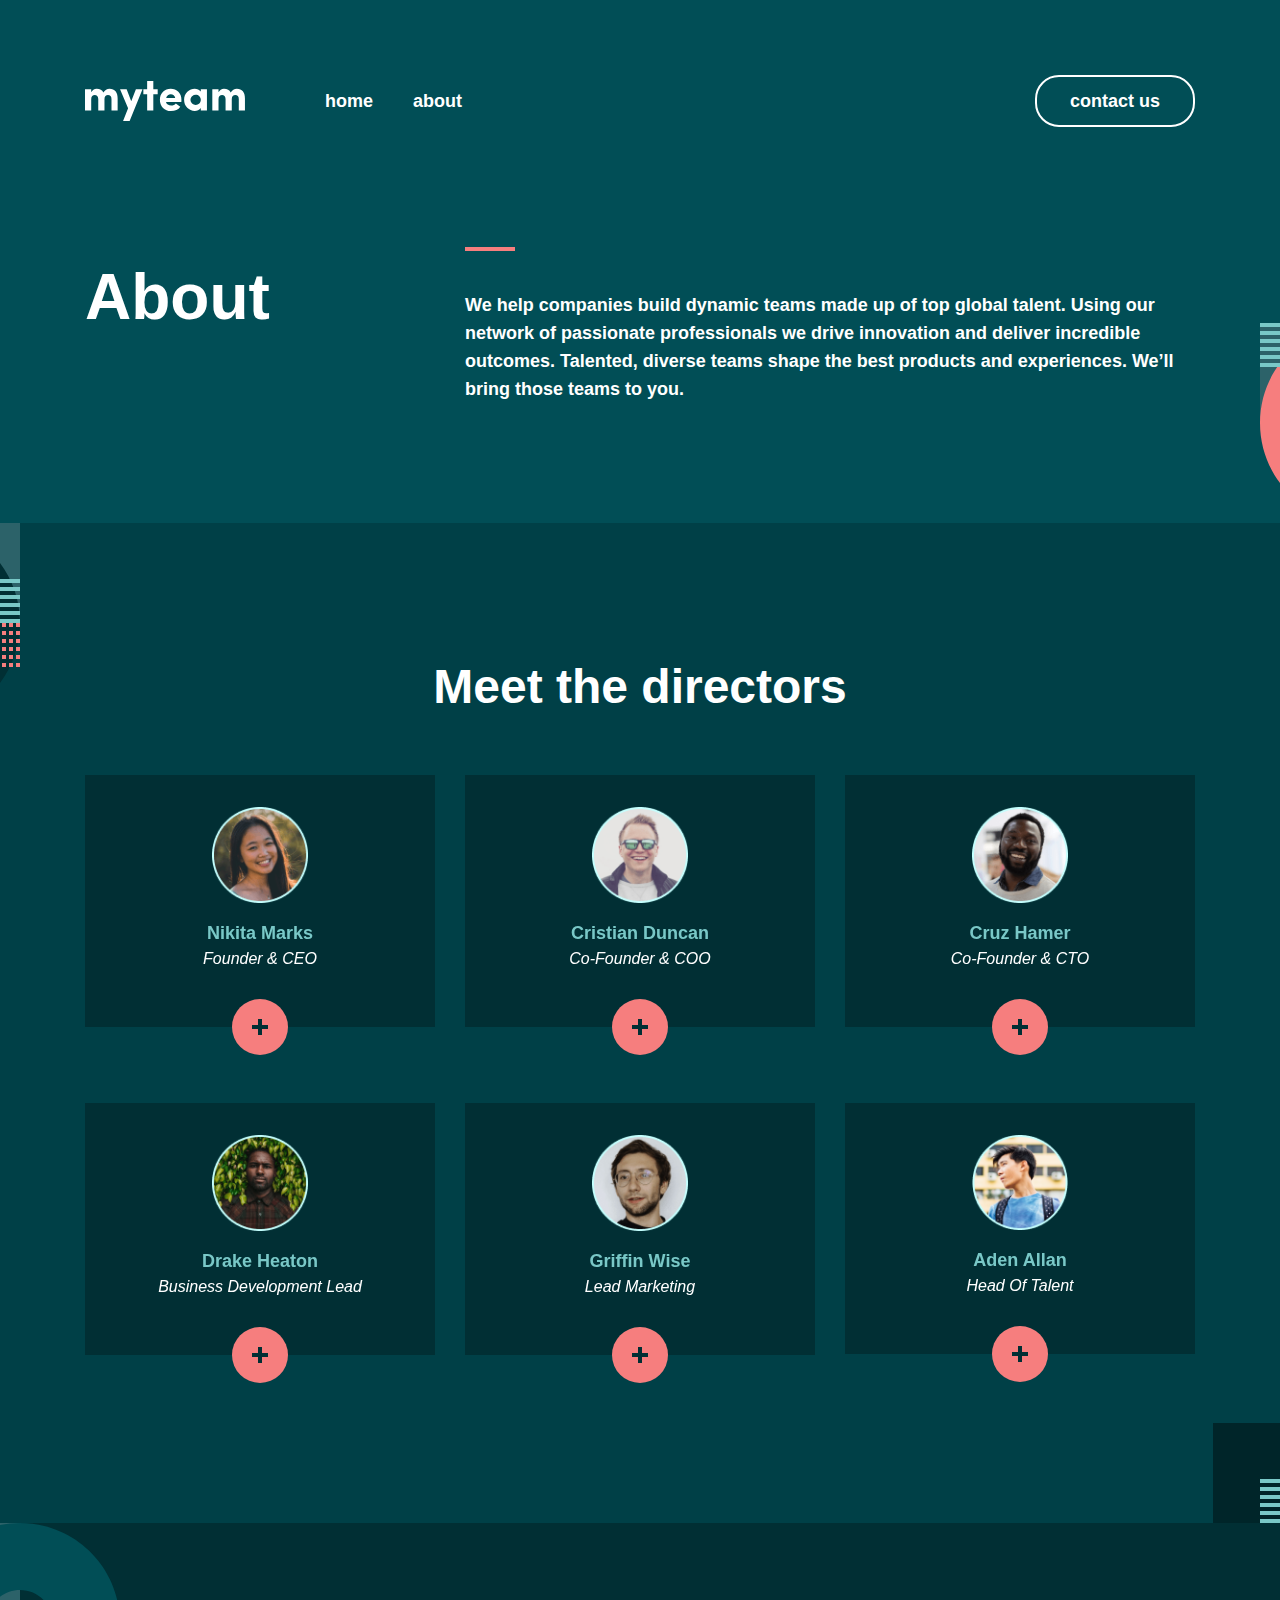
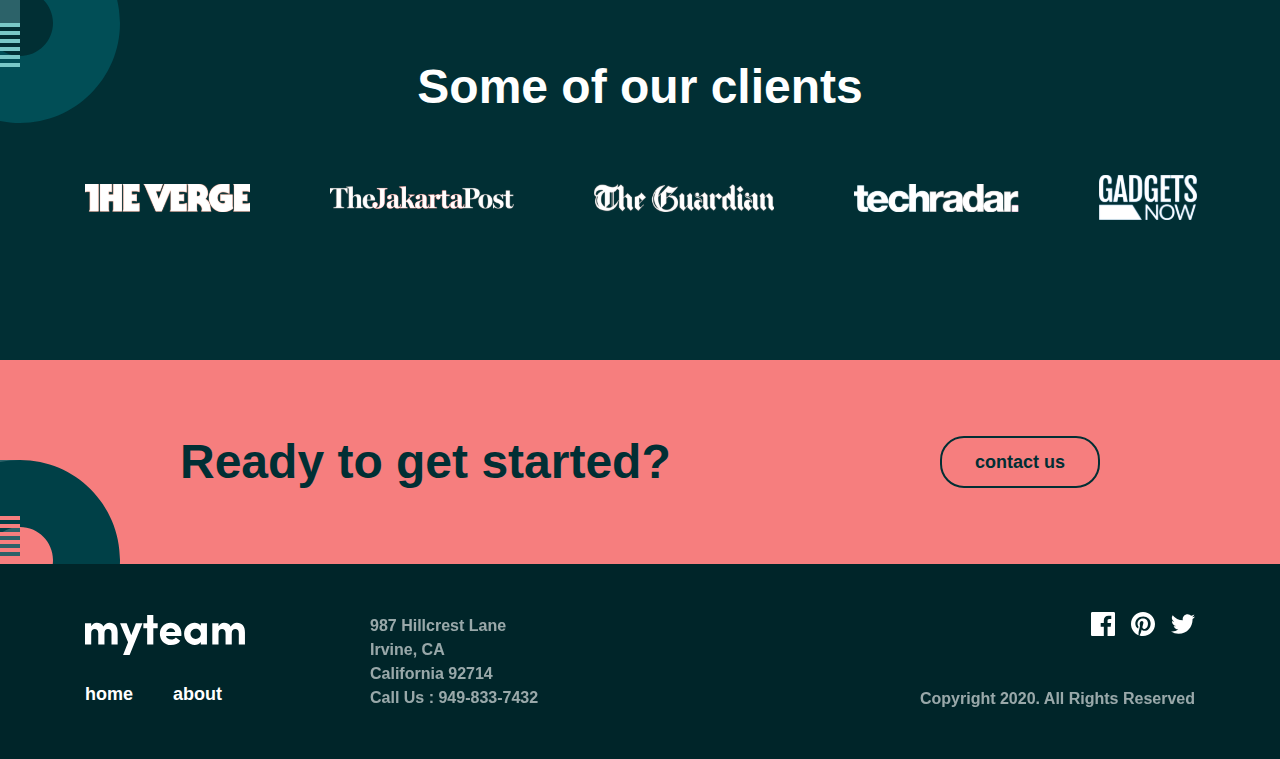
<file: about.html>
<!DOCTYPE html>
<html lang="en">

<head>
  <meta charset="UTF-8">
  <meta name="viewport" content="width=device-width, initial-scale=1.0">
  <title>myteam</title>
  <link rel="stylesheet" href="./css/about.css">

  <link rel="stylesheet" href="./css/modules.css">
  <link rel="stylesheet" href="css/main.min.css">
</head>

<body>
  <!-- SITE-HEADER -->

  <header class="site-header">
    <div class="container">
      <div class="site-header__inner">
        <a class="logo" href="./">
          <img class="logo-img" src="./img/logo.svg" width="160" height="40" alt="Myteam logo">
        </a>

        <nav class="sitenav" aria-label="Site navigation bar">
          <ul class="sitenav__list">
            <li class="sitenav__item">
              <a class="sitenav__link" href="./">Home</a>
            </li>
            <li class="sitenav__item">
              <a class="sitenav__link" href="./about.html">About</a>
            </li>
          </ul>
        </nav>

        <a class="btn btn--light" href="./contact.html">Contact us</a>
      </div>
    </div>
  </header>


  <!-- SITE-CONTENT -->

  <main class="site-content">
    <!-- ABOUT-HERO -->

    <section class="about-hero">
      <div class="container">
        <div class="about-hero__inner">
          <h1 class="heading-primary about-hero-heading">About</h1>
          <p class="paragraph">We help companies build dynamic teams made up of top global talent. Using our network of
            passionate professionals we drive innovation and deliver incredible outcomes. Talented, diverse teams shape
            the best products and experiences. We’ll bring those teams to you.</p>
        </div>
      </div>
    </section>


    <!-- DIRECTORS -->

    <section class="directors">
      <div class="container">
        <div class="directors__inner">
          <h2 class="heading-secondary directors-heading">Meet the directors</h2>

          <ol class="directors__list">
            <li class="direstors__item director">
              <div class="director__side director__side--front">
                <img class="director__avatar" src="./img/avatar-nikita-marks.png" width="96" height="96"
                  alt="Avatar photo of Nikita Marks">
                <h3 class="director__name">Nikita Marks</h3>
                <p class="director__job">Founder & CEO</p>
              </div>

              <div class="director__side director__side--back">
                <p class="director__name">Nikita Marks</p>
                <blockquote class="director__quote">
                  <p class="director__quote-text">“Empowered teams create truly amazing products. Set the north star and
                    let them follow it.”</p>
                </blockquote>
                <ul class="social__list director-social__list">
                  <li class="social__item">
                    <a class="social__link" href="#" target="_blank" aria-label="Twitter page">
                      <svg class="social__link-img" width="24" height="20" fill="none"
                        xmlns="http://www.w3.org/2000/svg">
                        <path
                          d="M24 2.557a9.83 9.83 0 0 1-2.828.775A4.932 4.932 0 0 0 23.337.608a9.864 9.864 0 0 1-3.127 1.195A4.916 4.916 0 0 0 16.616.248c-3.179 0-5.515 2.966-4.797 6.045A13.978 13.978 0 0 1 1.671 1.149a4.93 4.93 0 0 0 1.523 6.574 4.903 4.903 0 0 1-2.229-.616c-.054 2.281 1.581 4.415 3.949 4.89a4.935 4.935 0 0 1-2.224.084 4.928 4.928 0 0 0 4.6 3.419A9.9 9.9 0 0 1 0 17.54a13.94 13.94 0 0 0 7.548 2.212c9.142 0 14.307-7.721 13.995-14.646A10.025 10.025 0 0 0 24 2.557z"
                          fill="currentColor" />
                      </svg>
                    </a>
                  </li>

                  <li class="social__item">
                    <a class="social__link" href="#" target="_blank" aria-label="Linkedin page">
                      <svg width="20" height="20" fill="none" xmlns="http://www.w3.org/2000/svg">
                        <path fill-rule="evenodd" clip-rule="evenodd"
                          d="M2 0h16c1.1 0 2 .9 2 2v16c0 1.1-.9 2-2 2H2c-1.1 0-2-.9-2-2V2C0 .9.9 0 2 0zm4 17V8H3v9h3zM4.5 6.3c-1 0-1.8-.8-1.8-1.8s.8-1.8 1.8-1.8 1.8.8 1.8 1.8-.8 1.8-1.8 1.8zM14 17h3v-5.7c0-1.9-1.6-3.5-3.5-3.5-.9 0-2 .6-2.5 1.4V8H8v9h3v-5.3c0-.8.7-1.5 1.5-1.5s1.5.7 1.5 1.5V17z"
                          fill="currentColor" />
                      </svg>
                    </a>
                  </li>
                </ul>
              </div>

              <button class="director__toggle"></button>
            </li>

            <li class="direstors__item director">
              <div class="director__side director__side--front">
                <img class="director__avatar" src="./img/avatar-cristian-duncan.png" width="96" height="96"
                  alt="Avatar photo of Cristian Duncan">
                <h3 class="director__name">Cristian Duncan</h3>
                <p class="director__job">Co-founder & COO</p>
              </div>

              <div class="director__side director__side--back">
                <p class="director__name">Cristian Duncan</p>
                <blockquote class="director__quote">
                  <p class="director__quote-text">“Empowered teams create truly amazing products. Set the north star and
                    let them follow it.”</p>
                </blockquote>
                <ul class="social__list director-social__list">
                  <li class="social__item">
                    <a class="social__link" href="#" target="_blank" aria-label="Twitter page">
                      <svg class="social__link-img" width="24" height="20" fill="none"
                        xmlns="http://www.w3.org/2000/svg">
                        <path
                          d="M24 2.557a9.83 9.83 0 0 1-2.828.775A4.932 4.932 0 0 0 23.337.608a9.864 9.864 0 0 1-3.127 1.195A4.916 4.916 0 0 0 16.616.248c-3.179 0-5.515 2.966-4.797 6.045A13.978 13.978 0 0 1 1.671 1.149a4.93 4.93 0 0 0 1.523 6.574 4.903 4.903 0 0 1-2.229-.616c-.054 2.281 1.581 4.415 3.949 4.89a4.935 4.935 0 0 1-2.224.084 4.928 4.928 0 0 0 4.6 3.419A9.9 9.9 0 0 1 0 17.54a13.94 13.94 0 0 0 7.548 2.212c9.142 0 14.307-7.721 13.995-14.646A10.025 10.025 0 0 0 24 2.557z"
                          fill="currentColor" />
                      </svg>
                    </a>
                  </li>

                  <li class="social__item">
                    <a class="social__link" href="#" target="_blank" aria-label="Linkedin page">
                      <svg width="20" height="20" fill="none" xmlns="http://www.w3.org/2000/svg">
                        <path fill-rule="evenodd" clip-rule="evenodd"
                          d="M2 0h16c1.1 0 2 .9 2 2v16c0 1.1-.9 2-2 2H2c-1.1 0-2-.9-2-2V2C0 .9.9 0 2 0zm4 17V8H3v9h3zM4.5 6.3c-1 0-1.8-.8-1.8-1.8s.8-1.8 1.8-1.8 1.8.8 1.8 1.8-.8 1.8-1.8 1.8zM14 17h3v-5.7c0-1.9-1.6-3.5-3.5-3.5-.9 0-2 .6-2.5 1.4V8H8v9h3v-5.3c0-.8.7-1.5 1.5-1.5s1.5.7 1.5 1.5V17z"
                          fill="currentColor" />
                      </svg>
                    </a>
                  </li>
                </ul>
              </div>

              <button class="director__toggle"></button>
            </li>

            <li class="direstors__item director">
              <div class="director__side director__side--front">
                <img class="director__avatar" src="./img/avatar-cruz-hamer.png" width="96" height="96"
                  alt="Avatar photo of Cruz Hamer">
                <h3 class="director__name">Cruz Hamer</h3>
                <p class="director__job">Co-founder & CTO</p>
              </div>

              <div class="director__side director__side--back">
                <p class="director__name">Cruz Hamer</p>
                <blockquote class="director__quote">
                  <p class="director__quote-text">“Empowered teams create truly amazing products. Set the north star and
                    let them follow it.”</p>
                </blockquote>
                <ul class="social__list director-social__list">
                  <li class="social__item">
                    <a class="social__link" href="#" target="_blank" aria-label="Twitter page">
                      <svg class="social__link-img" width="24" height="20" fill="none"
                        xmlns="http://www.w3.org/2000/svg">
                        <path
                          d="M24 2.557a9.83 9.83 0 0 1-2.828.775A4.932 4.932 0 0 0 23.337.608a9.864 9.864 0 0 1-3.127 1.195A4.916 4.916 0 0 0 16.616.248c-3.179 0-5.515 2.966-4.797 6.045A13.978 13.978 0 0 1 1.671 1.149a4.93 4.93 0 0 0 1.523 6.574 4.903 4.903 0 0 1-2.229-.616c-.054 2.281 1.581 4.415 3.949 4.89a4.935 4.935 0 0 1-2.224.084 4.928 4.928 0 0 0 4.6 3.419A9.9 9.9 0 0 1 0 17.54a13.94 13.94 0 0 0 7.548 2.212c9.142 0 14.307-7.721 13.995-14.646A10.025 10.025 0 0 0 24 2.557z"
                          fill="currentColor" />
                      </svg>
                    </a>
                  </li>

                  <li class="social__item">
                    <a class="social__link" href="#" target="_blank" aria-label="Linkedin page">
                      <svg width="20" height="20" fill="none" xmlns="http://www.w3.org/2000/svg">
                        <path fill-rule="evenodd" clip-rule="evenodd"
                          d="M2 0h16c1.1 0 2 .9 2 2v16c0 1.1-.9 2-2 2H2c-1.1 0-2-.9-2-2V2C0 .9.9 0 2 0zm4 17V8H3v9h3zM4.5 6.3c-1 0-1.8-.8-1.8-1.8s.8-1.8 1.8-1.8 1.8.8 1.8 1.8-.8 1.8-1.8 1.8zM14 17h3v-5.7c0-1.9-1.6-3.5-3.5-3.5-.9 0-2 .6-2.5 1.4V8H8v9h3v-5.3c0-.8.7-1.5 1.5-1.5s1.5.7 1.5 1.5V17z"
                          fill="currentColor" />
                      </svg>
                    </a>
                  </li>
                </ul>
              </div>

              <button class="director__toggle"></button>
            </li>

            <li class="direstors__item director">
              <div class="director__side director__side--front">
                <img class="director__avatar" src="./img/avatar-drake-heaton.png" width="96" height="96"
                  alt="Avatar photo of Drake Heaton">
                <h3 class="director__name">Drake Heaton</h3>
                <p class="director__job">Business Development Lead</p>
              </div>

              <div class="director__side director__side--back">
                <p class="director__name">Drake Heaton</p>
                <blockquote class="director__quote">
                  <p class="director__quote-text">“Empowered teams create truly amazing products. Set the north star and
                    let them follow it.”</p>
                </blockquote>
                <ul class="social__list director-social__list">
                  <li class="social__item">
                    <a class="social__link" href="#" target="_blank" aria-label="Twitter page">
                      <svg class="social__link-img" width="24" height="20" fill="none"
                        xmlns="http://www.w3.org/2000/svg">
                        <path
                          d="M24 2.557a9.83 9.83 0 0 1-2.828.775A4.932 4.932 0 0 0 23.337.608a9.864 9.864 0 0 1-3.127 1.195A4.916 4.916 0 0 0 16.616.248c-3.179 0-5.515 2.966-4.797 6.045A13.978 13.978 0 0 1 1.671 1.149a4.93 4.93 0 0 0 1.523 6.574 4.903 4.903 0 0 1-2.229-.616c-.054 2.281 1.581 4.415 3.949 4.89a4.935 4.935 0 0 1-2.224.084 4.928 4.928 0 0 0 4.6 3.419A9.9 9.9 0 0 1 0 17.54a13.94 13.94 0 0 0 7.548 2.212c9.142 0 14.307-7.721 13.995-14.646A10.025 10.025 0 0 0 24 2.557z"
                          fill="currentColor" />
                      </svg>
                    </a>
                  </li>

                  <li class="social__item">
                    <a class="social__link" href="#" target="_blank" aria-label="Linkedin page">
                      <svg width="20" height="20" fill="none" xmlns="http://www.w3.org/2000/svg">
                        <path fill-rule="evenodd" clip-rule="evenodd"
                          d="M2 0h16c1.1 0 2 .9 2 2v16c0 1.1-.9 2-2 2H2c-1.1 0-2-.9-2-2V2C0 .9.9 0 2 0zm4 17V8H3v9h3zM4.5 6.3c-1 0-1.8-.8-1.8-1.8s.8-1.8 1.8-1.8 1.8.8 1.8 1.8-.8 1.8-1.8 1.8zM14 17h3v-5.7c0-1.9-1.6-3.5-3.5-3.5-.9 0-2 .6-2.5 1.4V8H8v9h3v-5.3c0-.8.7-1.5 1.5-1.5s1.5.7 1.5 1.5V17z"
                          fill="currentColor" />
                      </svg>
                    </a>
                  </li>
                </ul>
              </div>

              <button class="director__toggle"></button>
            </li>

            <li class="direstors__item director">
              <div class="director__side director__side--front">
                <img class="director__avatar" src="./img/avatar-griffin-wise.png" width="96" height="96"
                  alt="Avatar photo of Griffin Wise">
                <h3 class="director__name">Griffin Wise</h3>
                <p class="director__job">Lead Marketing</p>
              </div>

              <div class="director__side director__side--back">
                <p class="director__name">Griffin Wise</p>
                <blockquote class="director__quote">
                  <p class="director__quote-text">“Empowered teams create truly amazing products. Set the north star and
                    let them follow it.”</p>
                </blockquote>
                <ul class="social__list director-social__list">
                  <li class="social__item">
                    <a class="social__link" href="#" target="_blank" aria-label="Twitter page">
                      <svg class="social__link-img" width="24" height="20" fill="none"
                        xmlns="http://www.w3.org/2000/svg">
                        <path
                          d="M24 2.557a9.83 9.83 0 0 1-2.828.775A4.932 4.932 0 0 0 23.337.608a9.864 9.864 0 0 1-3.127 1.195A4.916 4.916 0 0 0 16.616.248c-3.179 0-5.515 2.966-4.797 6.045A13.978 13.978 0 0 1 1.671 1.149a4.93 4.93 0 0 0 1.523 6.574 4.903 4.903 0 0 1-2.229-.616c-.054 2.281 1.581 4.415 3.949 4.89a4.935 4.935 0 0 1-2.224.084 4.928 4.928 0 0 0 4.6 3.419A9.9 9.9 0 0 1 0 17.54a13.94 13.94 0 0 0 7.548 2.212c9.142 0 14.307-7.721 13.995-14.646A10.025 10.025 0 0 0 24 2.557z"
                          fill="currentColor" />
                      </svg>
                    </a>
                  </li>

                  <li class="social__item">
                    <a class="social__link" href="#" target="_blank" aria-label="Linkedin page">
                      <svg width="20" height="20" fill="none" xmlns="http://www.w3.org/2000/svg">
                        <path fill-rule="evenodd" clip-rule="evenodd"
                          d="M2 0h16c1.1 0 2 .9 2 2v16c0 1.1-.9 2-2 2H2c-1.1 0-2-.9-2-2V2C0 .9.9 0 2 0zm4 17V8H3v9h3zM4.5 6.3c-1 0-1.8-.8-1.8-1.8s.8-1.8 1.8-1.8 1.8.8 1.8 1.8-.8 1.8-1.8 1.8zM14 17h3v-5.7c0-1.9-1.6-3.5-3.5-3.5-.9 0-2 .6-2.5 1.4V8H8v9h3v-5.3c0-.8.7-1.5 1.5-1.5s1.5.7 1.5 1.5V17z"
                          fill="currentColor" />
                      </svg>
                    </a>
                  </li>
                </ul>
              </div>

              <button class="director__toggle"></button>
            </li>

            <li class="direstors__item director">
              <div class="director__side director__side--front">
                <img class="director__avatar" src="./img/avatar-aden-allan.png" width="96" height="96"
                  alt="Avatar photo of Aden Allan">
                <h3 class="director__name">Aden Allan</h3>
                <p class="director__job">Head of Talent</p>
              </div>

              <div class="director__side director__side--back">
                <p class="director__name">Aden Allan</p>
                <blockquote class="director__quote">
                  <p class="director__quote-text">“Empowered teams create truly amazing products. Set the north star and
                    let them follow it.”</p>
                </blockquote>
                <ul class="social__list director-social__list">
                  <li class="social__item">
                    <a class="social__link" href="#" target="_blank" aria-label="Twitter page">
                      <svg class="social__link-img" width="24" height="20" fill="none"
                        xmlns="http://www.w3.org/2000/svg">
                        <path
                          d="M24 2.557a9.83 9.83 0 0 1-2.828.775A4.932 4.932 0 0 0 23.337.608a9.864 9.864 0 0 1-3.127 1.195A4.916 4.916 0 0 0 16.616.248c-3.179 0-5.515 2.966-4.797 6.045A13.978 13.978 0 0 1 1.671 1.149a4.93 4.93 0 0 0 1.523 6.574 4.903 4.903 0 0 1-2.229-.616c-.054 2.281 1.581 4.415 3.949 4.89a4.935 4.935 0 0 1-2.224.084 4.928 4.928 0 0 0 4.6 3.419A9.9 9.9 0 0 1 0 17.54a13.94 13.94 0 0 0 7.548 2.212c9.142 0 14.307-7.721 13.995-14.646A10.025 10.025 0 0 0 24 2.557z"
                          fill="currentColor" />
                      </svg>
                    </a>
                  </li>

                  <li class="social__item">
                    <a class="social__link" href="#" target="_blank" aria-label="Linkedin page">
                      <svg width="20" height="20" fill="none" xmlns="http://www.w3.org/2000/svg">
                        <path fill-rule="evenodd" clip-rule="evenodd"
                          d="M2 0h16c1.1 0 2 .9 2 2v16c0 1.1-.9 2-2 2H2c-1.1 0-2-.9-2-2V2C0 .9.9 0 2 0zm4 17V8H3v9h3zM4.5 6.3c-1 0-1.8-.8-1.8-1.8s.8-1.8 1.8-1.8 1.8.8 1.8 1.8-.8 1.8-1.8 1.8zM14 17h3v-5.7c0-1.9-1.6-3.5-3.5-3.5-.9 0-2 .6-2.5 1.4V8H8v9h3v-5.3c0-.8.7-1.5 1.5-1.5s1.5.7 1.5 1.5V17z"
                          fill="currentColor" />
                      </svg>
                    </a>
                  </li>
                </ul>
              </div>

              <button class="director__toggle"></button>
            </li>
          </ol>
        </div>
      </div>
    </section>


    <!-- CLIENTS -->

    <section class="clients">
      <div class="container">
        <div class="clients__inner">
          <h3 class="heading-secondary clients-heading">Some of our clients</h3>

          <ul class="clients__list">
            <li class="clients__item client">
              <img class="client-logo" src="./img/logo-the-verge.svg" width="165" height="28" alt="Logo of The verge">
            </li>

            <li class="clients__item client">
              <img class="client-logo" src="./img/logo-thejakartapost.svg" width="184" height="23"
                alt="Logo of The jakarta post">
            </li>

            <li class="clients__item client">
              <img class="client-logo" src="./img/logo-the-guardian.svg" width="180" height="28"
                alt="Logo of The guardian">
            </li>

            <li class="clients__item client">
              <img class="client-logo" src="./img/logo-techradar.svg" width="165" height="28" alt="Logo of Techradar">
            </li>

            <li class="clients__item client">
              <img class="client-logo" src="./img/logo-gadgets-now.svg" width="98" height="45"
                alt="Logo of Gadgets now">
            </li>
          </ul>
        </div>
      </div>
    </section>


    <!-- CTA -->

    <section class="cta">
      <div class="container">
        <div class="cta__inner">
          <h2 class="heading-secondary cta-heading">Ready to get started?</h2>
          <a class="btn btn--dark" href="./contact.html">Contact us</a>
        </div>
      </div>
    </section>
  </main>


  <!-- SITE-FOOTER -->

  <footer class="site-footer">
    <div class="container">
      <div class="site-footer__inner">
        <div class="footer-nav">
          <a class="logo footer__logo" href="./">
            <img class="logo-img" src="./img/logo.svg" width="160" height="40" alt="Myteam logo">
          </a>

          <nav class="sitenav footer__sitenav" aria-label="Footer navigation bar">
            <ul class="sitenav__list">
              <li class="sitenav__item">
                <a class="sitenav__link" href="./">Home</a>
              </li>
              <li class="sitenav__item">
                <a class="sitenav__link" href="./about.html">About</a>
              </li>
            </ul>
          </nav>
        </div>

        <address class="site-address">
          <p class="site-address__paragraph">987 Hillcrest Lane</p>
          <p class="site-address__paragraph">Irvine, CA</p>
          <p class="site-address__paragraph">California 92714</p>
          <p class="site-address__paragraph">Call Us : <a class="site-address__tel"
              href="tel:+1-949-833-7432">949-833-7432</a></p>
        </address>

        <div class="social">
          <ul class="social__list">
            <li class="social__item social__item--facebook">
              <a class="social__link" href="#" target="_blank" aria-label="Facebook page">
                <svg class="social__link-img" width="24" height="24" fill="none" xmlns="http://www.w3.org/2000/svg">
                  <path
                    d="M22.675 0H1.325C.593 0 0 .593 0 1.325v21.351C0 23.407.593 24 1.325 24H12.82v-9.294H9.692v-3.622h3.128V8.413c0-3.1 1.893-4.788 4.659-4.788 1.325 0 2.463.099 2.795.143v3.24l-1.918.001c-1.504 0-1.795.715-1.795 1.763v2.313h3.587l-.467 3.622h-3.12V24h6.116c.73 0 1.323-.593 1.323-1.325V1.325C24 .593 23.407 0 22.675 0z"
                    fill="currentColor" />
                </svg>
              </a>
            </li>

            <li class="social__item social__item--pinterest">
              <a class="social__link" href="#" target="_blank" aria-label="Pinterest page">
                <svg class="social__link-img" width="24" height="24" fill="none" xmlns="http://www.w3.org/2000/svg">
                  <path
                    d="M12 0C5.373 0 0 5.372 0 12C0 17.084 3.163 21.426 7.627 23.174C7.522 22.225 7.427 20.769 7.669 19.733C7.887 18.796 9.076 13.768 9.076 13.768C9.076 13.768 8.717 13.049 8.717 11.986C8.717 10.318 9.684 9.072 10.888 9.072C11.911 9.072 12.406 9.841 12.406 10.762C12.406 11.791 11.751 13.33 11.412 14.757C11.129 15.951 12.011 16.926 13.189 16.926C15.322 16.926 16.961 14.677 16.961 11.431C16.961 8.558 14.897 6.549 11.949 6.549C8.535 6.549 6.531 9.11 6.531 11.756C6.531 12.787 6.928 13.894 7.424 14.494C7.522 14.613 7.536 14.718 7.507 14.839L7.174 16.199C7.121 16.419 7 16.466 6.772 16.36C5.273 15.662 4.336 13.471 4.336 11.711C4.336 7.926 7.086 4.449 12.265 4.449C16.428 4.449 19.663 7.416 19.663 11.38C19.663 15.516 17.056 18.844 13.436 18.844C12.22 18.844 11.077 18.213 10.686 17.466L9.938 20.319C9.667 21.362 8.936 22.669 8.446 23.465C9.57 23.812 10.763 24 12 24C18.627 24 24 18.627 24 12C24 5.372 18.627 0 12 0Z"
                    fill="currentColor" />
                </svg>

              </a>
            </li>

            <li class="social__item social__item--instagram">
              <a class="social__link" href="#" target="_blank" aria-label="Instagram page">
                <svg class="social__link-img" width="24" height="20" fill="none" xmlns="http://www.w3.org/2000/svg">
                  <path
                    d="M24 2.557a9.83 9.83 0 0 1-2.828.775A4.932 4.932 0 0 0 23.337.608a9.864 9.864 0 0 1-3.127 1.195A4.916 4.916 0 0 0 16.616.248c-3.179 0-5.515 2.966-4.797 6.045A13.978 13.978 0 0 1 1.671 1.149a4.93 4.93 0 0 0 1.523 6.574 4.903 4.903 0 0 1-2.229-.616c-.054 2.281 1.581 4.415 3.949 4.89a4.935 4.935 0 0 1-2.224.084 4.928 4.928 0 0 0 4.6 3.419A9.9 9.9 0 0 1 0 17.54a13.94 13.94 0 0 0 7.548 2.212c9.142 0 14.307-7.721 13.995-14.646A10.025 10.025 0 0 0 24 2.557z"
                    fill="currentColor" />
                </svg>
              </a>
            </li>
          </ul>

          <p class="site-copyright">Copyright 2020. All Rights Reserved</p>
        </div>
      </div>
    </div>
  </footer>

  <script src="js/main.js"></script>
</body>

</html>
</file>
<file: css/about.css>
/* ABOUT-HERO */

.about-hero {
  padding-top: 45px;
  padding-bottom: 120px;
  background-color: var(--color-green-midnight);
  overflow: hidden;
}

.about-hero__inner {
  position: relative;
  z-index: 1;
  display: flex;
  align-items: flex-start;
}

.about-hero__inner::after {
  content: "";
  position: absolute;
  bottom: -120px;
  right: -265px;
  z-index: -1;
  width: 200px;
  height: 200px;
  background: url(../img/bg-about-hero.svg) center / contain no-repeat;
}

.about-hero-heading {
  margin-right: 30px;
  flex-shrink: 0;
}

/* DIRECTORS */

.directors {
  padding: 140px 0;
  text-align: center;
  background-color: var(--color-green-deep-jungle);
  overflow: hidden;
}

.directors__inner {
  position: relative;
  z-index: 1;
}

.directors__inner::before {
  content: "";
  position: absolute;
  top: -140px;
  left: -265px;
  z-index: -1;
  width: 200px;
  height: 200px;
  background: url(../img/bg-directors-left.svg) center / contain no-repeat;
}

.directors__inner::after {
  content: "";
  position: absolute;
  bottom: -140px;
  right: -165px;
  z-index: -1;
  width: 147px;
  height: 100px;
  background: url(../img/bg-directors-right.svg) center / contain no-repeat;
}

.directors-heading {
  margin: 0 auto;
  margin-bottom: 64px;
}

.directors__list {
  margin: 0;
  margin-right: -30px;
  padding: 0;
  padding-bottom: 28px;
  display: flex;
  flex-wrap: wrap;
  align-items: flex-start;
  row-gap: 76px;
  list-style: none;
}

.direstors__item {
  margin-right: 30px;
}

.director {
  position: relative;
  z-index: 1;
  width: 350px;
  perspective: 1000px;
}

.director__side {
  backface-visibility: hidden;
  transform-style: preserve-3d;
  transition: transform .7s ease;
}

.director__side--front {
  padding: 32px 24px 56px;
  background-color: var(--color-green-sacramento);
}

.director__side--back {
  position: absolute;
  top: 0;
  left: 0;
  z-index: 1;
  overflow: auto;
  width: 100%;
  height: 100%;
  padding: 35px 48px 63px;
  transform: rotateY(180deg);
  background-color: var(--color-green-dark);
}

.director__side--back::-webkit-scrollbar {
  width: 10px;
}

.director__side--back::-webkit-scrollbar-thumb {
  background-color: var(--color-green-midnight);
}

.director__side--back .director__name {
  margin-bottom: 8px;
}

.director__quote {
  margin: 0;
  margin-bottom: 24px;
}

.director__quote-text {
  margin: 0;
}

.director-social__list {
  margin: 0 auto;
}

.director__avatar {
  display: block;
  margin: 0 auto;
  margin-bottom: 16px;
}

.director__name {
  margin: 0;
  font-weight: bold;
  font-size: 18px;
  line-height: 28px;
  color: var(--color-blue-rapture);
}

.director__job {
  margin: 0;
  font-style: italic;
  font-weight: 500;
  text-transform: capitalize;
}

.director__toggle {
  position: absolute;
  bottom: -28px;
  left: calc(50% - 28px);
  z-index: 10;
  width: 56px;
  height: 56px;
  background: var(--color-red-coral) url("../img/icon-plus.svg") center / 16px
    no-repeat;
  border: none;
  border-radius: 50%;
  cursor: pointer;
  transition: background-color 0.7s ease,
    transform .7s ease;
}

.director__toggle:hover {
  background-color: var(--color-blue-rapture);
}

.director--flipped .director__side--front {
  transform: rotateY(-180deg);
}

.director--flipped .director__side--back {
  transform: rotateY(0);
}

.director--flipped .director__toggle {
  transform: rotate(-45deg);
  background-color:  var(--color-blue-rapture);
}

.director--flipped .director__toggle:hover {
  background-color: var(--color-red-coral);
}

/* CLIENTS */

.clients {
  padding: 140px 0;
  background-color: var(--color-green-sacramento);
  text-align: center;
}

.clients__inner {
  position: relative;
  z-index: 1;
}

.clients__inner::before {
  content: "";
  position: absolute;
  top: -140px;
  left: -165px;
  z-index: -1;
  width: 200px;
  height: 200px;
  background: url(../img/bg-clients.svg) center / contain no-repeat;
}

.clients-heading {
  margin: 0 auto;
  margin-bottom: 64px;
}

.clients__list {
  margin: 0;
  padding: 0;
  display: flex;
  align-items: center;
  list-style: none;
}

.clients__item {
  flex-shrink: 0;
}

.clients__item:not(:last-child) {
  margin-right: 80px;
}

.client-logo {
  display: block;
}
</file>
<file: css/modules.css>
/* VARIABLES */

:root {
  --color-text-primary: #fff;
  --color-green-midnight: #014e56;
  --color-green-dark: #002529;
  --color-green-deep-jungle: #004047;
  --color-green-sacramento: #012f34;
  --color-blue-rapture: #79c8c7;
  --color-red-coral: #f67e7e;
  --color-secondary-police-blue: #2c6269;
}

/* COMPONENTS */

.heading-primary {
  margin: 0;
  width: 350px;
  font-weight: bold;
  font-size: 64px;
  line-height: 100px;
}

.heading-secondary {
  margin: 0;
  font-weight: bold;
  font-size: 48px;
  line-height: 48px;
}

.paragraph {
  margin: 0;
  font-size: 18px;
  line-height: 28px;
}

.paragraph::before {
  content: "";
  display: block;
  margin-bottom: 40px;
  width: 50px;
  height: 4px;
  background-color: var(--color-red-coral);
}

.btn {
  display: inline-block;
  padding: 10px 33px;
  font-size: 18px;
  line-height: 28px;
  text-decoration: none;
  text-transform: lowercase;
  white-space: nowrap;
  background-color: transparent;
  border: 2px solid;
  border-radius: 24px;
  transition: 0.3s ease;
  transition-property: color, background-color;
  cursor: pointer;
}

.btn--disabled,
.btn:disabled {
  opacity: 0.25;
  pointer-events: none;
}

.btn--light {
  color: var(--color-text-primary);
  border-color: var(--color-text-primary);
}

.btn--light:hover {
  color: var(--color-green-dark);
  background-color: var(--color-text-primary);
}

.btn--dark {
  color: var(--color-green-sacramento);
  border-color: var(--color-green-sacramento);
}

.btn--dark:hover {
  color: var(--color-text-primary);
  background-color: var(--color-green-sacramento);
}

.btn--secondary {
  color: var(--color-green-dark);
  background-color: var(--color-text-primary);
  border: none;
}

.btn--secondary:hover {
  background-color: var(--color-blue-rapture);
}

/* @FONT-FACE */

@font-face {
  font-family: "Livvic";
  src: url("../fonts/Livvic-Bold.woff2") format("woff2"),
    url("../fonts/Livvic-Bold.woff") format("woff");
  font-weight: bold;
  font-style: normal;
  font-display: swap;
}

@font-face {
  font-family: "Livvic";
  src: url("../fonts/Livvic-SemiBold.woff2") format("woff2"),
    url("../fonts/Livvic-SemiBold.woff") format("woff");
  font-weight: 600;
  font-style: normal;
  font-display: swap;
}

@font-face {
  font-family: "Livvic";
  src: url("../fonts/Livvic-MediumItalic.woff2") format("woff2"),
    url("../fonts/Livvic-MediumItalic.woff") format("woff");
  font-weight: 500;
  font-style: italic;
  font-display: swap;
}

/* DEFAULT STYLES */

*,
*::after,
*::before {
  box-sizing: inherit;
}

html {
  box-sizing: border-box;
}

body {
  margin: 0;
  padding: 0;
  font-family: "Livvic", Arial, Helvetica, sans-serif;
  font-weight: 600;
  font-size: 15px;
  line-height: 25px;
  color: var(--color-text-primary);
  background-color: #fff;
}

img {
  max-width: 100%;
  height: auto;
}

/* STICKY FOOTER */

html {
  height: 100%;
}

body {
  height: 100%;
  display: flex;
  flex-direction: column;
}

.site-content {
  flex: 1 0 auto;
}

.site-footer {
  flex-shrink: 0;
}

/* SPECIAL CLASSES */

.container {
  max-width: 1160px;
  margin: 0 auto;
  padding: 0 25px;
}

.visually-hidden {
  position: absolute;
  width: 1px;
  height: 1px;
  margin: -1px;
  border: 0;
  padding: 0;
  white-space: nowrap;
  clip-path: inset(100%);
  clip: rect(0 0 0 0);
  overflow: hidden;
}
</file>
<file: css/main.min.css>
/*! normalize.css v8.0.1 | MIT License | github.com/necolas/normalize.css */html{line-height:1.15;-webkit-text-size-adjust:100%}body{margin:0}main{display:block}h1{font-size:2em;margin:.67em 0}hr{box-sizing:content-box;height:0;overflow:visible}pre{font-family:monospace,monospace;font-size:1em}a{background-color:transparent}abbr[title]{border-bottom:none;text-decoration:underline;-webkit-text-decoration:underline dotted;text-decoration:underline dotted}b,strong{font-weight:bolder}code,kbd,samp{font-family:monospace,monospace;font-size:1em}small{font-size:80%}sub,sup{font-size:75%;line-height:0;position:relative;vertical-align:baseline}sub{bottom:-0.25em}sup{top:-0.5em}img{border-style:none}button,input,optgroup,select,textarea{font-family:inherit;font-size:100%;line-height:1.15;margin:0}button,input{overflow:visible}button,select{text-transform:none}button,[type=button],[type=reset],[type=submit]{-webkit-appearance:button}button::-moz-focus-inner,[type=button]::-moz-focus-inner,[type=reset]::-moz-focus-inner,[type=submit]::-moz-focus-inner{border-style:none;padding:0}button:-moz-focusring,[type=button]:-moz-focusring,[type=reset]:-moz-focusring,[type=submit]:-moz-focusring{outline:1px dotted ButtonText}fieldset{padding:.35em .75em .625em}legend{box-sizing:border-box;color:inherit;display:table;max-width:100%;padding:0;white-space:normal}progress{vertical-align:baseline}textarea{overflow:auto}[type=checkbox],[type=radio]{box-sizing:border-box;padding:0}[type=number]::-webkit-inner-spin-button,[type=number]::-webkit-outer-spin-button{height:auto}[type=search]{-webkit-appearance:textfield;outline-offset:-2px}[type=search]::-webkit-search-decoration{-webkit-appearance:none}::-webkit-file-upload-button{-webkit-appearance:button;font:inherit}details{display:block}summary{display:list-item}template{display:none}[hidden]{display:none}.visually-hidden{clip:rect(0 0 0 0);-webkit-clip-path:inset(50%);clip-path:inset(50%);height:1px;overflow:hidden;position:absolute;white-space:nowrap;width:1px}:root{--color-text-primary: #fff;--color-green-midnight: #014e56;--color-green-dark: #002529;--color-green-deep-jungle: #004047;--color-green-sacramento: #012f34;--color-blue-rapture: #79c8c7;--color-red-coral: #f67e7e;--color-secondary-police-blue: #2c6269}.heading-primary{margin:0;width:350px;font-weight:bold;font-size:64px;line-height:100px}.heading-secondary{margin:0;font-weight:bold;font-size:48px;line-height:48px}.paragraph{margin:0;font-size:18px;line-height:28px}.paragraph::before{content:"";display:block;margin-bottom:40px;width:50px;height:4px}.btn{display:inline-block;padding:10px 33px;font-size:18px;line-height:28px;text-decoration:none;text-transform:lowercase;white-space:nowrap;background-color:transparent;border:2px solid;border-radius:24px;transition:.3s ease;transition-property:color,background-color;cursor:pointer}.btn--disabled,.btn:disabled{opacity:.25;pointer-events:none}.btn--light{color:var(--color-text-primary);border-color:var(--color-text-primary)}.btn--light:hover{color:var(--color-green-dark);background-color:var(--color-text-primary)}.btn--dark{color:var(--color-green-sacramento);border-color:var(--color-green-sacramento)}.btn--dark:hover{color:var(--color-text-primary);background-color:var(--color-green-sacramento)}.btn--secondary{color:var(--color-green-dark);background-color:var(--color-text-primary);border:none}.btn--secondary:hover{background-color:var(--color-blue-rapture)}@font-face{font-family:"Livvic";src:url("../fonts/Livvic-Bold.woff2") format("woff2"),url("../fonts/Livvic-Bold.woff") format("woff");font-weight:bold;font-style:normal;font-display:swap}@font-face{font-family:"Livvic";src:url("../fonts/Livvic-SemiBold.woff2") format("woff2"),url("../fonts/Livvic-SemiBold.woff") format("woff");font-weight:600;font-style:normal;font-display:swap}@font-face{font-family:"Livvic";src:url("../fonts/Livvic-MediumItalic.woff2") format("woff2"),url("../fonts/Livvic-MediumItalic.woff") format("woff");font-weight:500;font-style:italic;font-display:swap}html{height:100%}body{height:100%;display:flex;flex-direction:column}.site-content{flex:1 0 auto}.site-footer{flex-shrink:0}html{box-sizing:border-box;height:100%;scroll-behavior:smooth}*,*::before,*::after{box-sizing:inherit}body{display:flex;flex-direction:column;height:100%;padding:0;margin:0;font-family:"Roboto","Arial",sans-serif;font-size:16px;line-height:1.5}img{max-width:100%;height:auto}.container{max-width:1140px;margin:0 auto;padding-left:15px;padding-right:15px}.contact{padding-top:45px;padding-bottom:120px;background-color:var(--color-green-midnight);overflow:hidden}.contact__inner{position:relative;z-index:1;display:flex;align-items:flex-start}.contact__inner::before{content:"";position:absolute;top:0;left:-265px;z-index:-1;width:200px;height:200px;background:url("../img/bg-contact-left.svg") center/contain no-repeat}.contact__inner::after{content:"";position:absolute;bottom:-118px;right:-265px;z-index:-1;width:200px;height:225px;background:url(../img/bg-contact-right.svg) center/contain no-repeat}.contact__text{margin-right:30px}.contact-heading{margin-bottom:16px}.contact-subtitle{margin:0;margin-bottom:32px;font-weight:bold;font-size:32px;line-height:48px;color:var(--color-red-coral)}.contact__features-list{margin:0;padding:0;list-style:none}.contact__features-item:not(:last-child){margin-bottom:8px}.contact__features-item.feature{width:540px;align-items:center}.contact__features-item .feature__title{margin:0;color:var(--color-text-primary)}.form{flex-grow:1}.form__input{margin-bottom:24px}.form__input-field{display:block;padding-left:14px;padding-bottom:23px;width:100%;color:var(--color-text-primary);background-color:transparent;outline:none;border:none;border-bottom:1px solid var(--color-text-primary)}.form__input-field::-moz-placeholder{color:var(--color-text-primary);opacity:.6}.form__input-field:-ms-input-placeholder{color:var(--color-text-primary);opacity:.6}.form__input-field::placeholder{color:var(--color-text-primary);opacity:.6}.form__input-field:not(:-moz-placeholder-shown):not(:focus):invalid+.form__input-error{display:block}.form__input-field:not(:-ms-input-placeholder):not(:focus):invalid+.form__input-error{display:block}.form__input-field:not(:placeholder-shown):not(:focus):invalid+.form__input-error{display:block}.form__input-field:not(:-moz-placeholder-shown):not(:focus):invalid{margin-bottom:8px;color:rgba(246,126,126,.6);border-color:var(--color-red-coral)}.form__input-field:not(:-ms-input-placeholder):not(:focus):invalid{margin-bottom:8px;color:rgba(246,126,126,.6);border-color:var(--color-red-coral)}.form__input-field:not(:placeholder-shown):not(:focus):invalid{margin-bottom:8px;color:rgba(246,126,126,.6);border-color:var(--color-red-coral)}.form__input-field:not(:-moz-placeholder-shown):not(:focus):valid{border-color:var(--color-blue-rapture)}.form__input-field:not(:-ms-input-placeholder):not(:focus):valid{border-color:var(--color-blue-rapture)}.form__input-field:not(:placeholder-shown):not(:focus):valid{border-color:var(--color-blue-rapture)}.form__input-field--textarea{min-height:84px;resize:vertical}.form__input-error{display:none;margin-bottom:14px;font-style:italic;font-weight:bold;font-size:10px;line-height:13px;color:var(--color-red-coral)}.form__submit{padding:8px 30px;font-weight:600;font-size:18px;line-height:28px;text-transform:lowercase;color:var(--color-green-deep-jungle);background-color:var(--color-text-primary);border:2px solid var(--color-text-primary);border-radius:24px;cursor:pointer;transition:background-color .3s ease,color .3s ease}.form__submit:hover{color:var(--color-text-primary);background-color:transparent}.about-hero{padding-top:45px;padding-bottom:120px;background-color:var(--color-green-midnight);overflow:hidden}.about-hero__inner{position:relative;z-index:1;display:flex;align-items:flex-start}.about-hero__inner::after{content:"";position:absolute;bottom:-120px;right:-265px;z-index:-1;width:200px;height:200px;background:url(../../img/bg-about-hero.svg) center/contain no-repeat}.about-hero-heading{margin-right:30px;flex-shrink:0}.directors{padding:140px 0;text-align:center;background-color:var(--color-green-deep-jungle);overflow:hidden}.directors__inner{position:relative;z-index:1}.directors__inner::before{content:"";position:absolute;top:-140px;left:-265px;z-index:-1;width:200px;height:200px;background:url(../../img/bg-directors-left.svg) center/contain no-repeat}.directors__inner::after{content:"";position:absolute;bottom:-140px;right:-165px;z-index:-1;width:147px;height:100px;background:url(../../img/bg-directors-right.svg) center/contain no-repeat}.directors-heading{margin:0 auto;margin-bottom:64px}.directors__list{margin:0;margin-right:-30px;padding:0;padding-bottom:28px;display:flex;flex-wrap:wrap;align-items:flex-start;row-gap:76px;list-style:none}.direstors__item{margin-right:30px}.director{position:relative;z-index:1;width:350px;perspective:1000px}.director__side{-webkit-backface-visibility:hidden;backface-visibility:hidden;transform-style:preserve-3d;transition:transform .7s ease}.director__side--front{padding:32px 24px 56px;background-color:var(--color-green-sacramento)}.director__side--back{position:absolute;top:0;left:0;z-index:1;overflow:auto;width:100%;height:100%;padding:35px 48px 63px;transform:rotateY(180deg);background-color:var(--color-green-dark)}.director__side--back::-webkit-scrollbar{width:10px}.director__side--back::-webkit-scrollbar-thumb{background-color:var(--color-green-midnight)}.director__side--back .director__name{margin-bottom:8px}.director__quote{margin:0;margin-bottom:24px}.director__quote-text{margin:0}.director-social__list{margin:0 auto}.director__avatar{display:block;margin:0 auto;margin-bottom:16px}.director__name{margin:0;font-weight:bold;font-size:18px;line-height:28px;color:var(--color-blue-rapture)}.director__job{margin:0;font-style:italic;font-weight:500;text-transform:capitalize}.director__toggle{position:absolute;bottom:-28px;left:calc(50% - 28px);z-index:10;width:56px;height:56px;background:var(--color-red-coral) url("../../img/icon-plus.svg") center/16px no-repeat;border:none;border-radius:50%;cursor:pointer;transition:background-color .7s ease,transform .7s ease}.director__toggle:hover{background-color:var(--color-blue-rapture)}.director--flipped .director__side--front{transform:rotateY(-180deg)}.director--flipped .director__side--back{transform:rotateY(0)}.director--flipped .director__toggle{transform:rotate(-45deg);background-color:var(--color-blue-rapture)}.director--flipped .director__toggle:hover{background-color:var(--color-red-coral)}.clients{padding:140px 0;background-color:var(--color-green-sacramento);text-align:center}.clients__inner{position:relative;z-index:1}.clients__inner::before{content:"";position:absolute;top:-140px;left:-165px;z-index:-1;width:200px;height:200px;background:url(../../img/bg-clients.svg) center/contain no-repeat}.clients-heading{margin:0 auto;margin-bottom:64px}.clients__list{margin:0;padding:0;display:flex;align-items:center;list-style:none}.clients__item{flex-shrink:0}.clients__item:not(:last-child){margin-right:80px}.client-logo{display:block}.site-content{background-color:var(--color-green-midnight)}.site-header{padding:75px 0;background-color:var(--color-green-midnight)}.site-header__inner{display:flex;align-items:center}.logo{display:block;margin-right:80px}.logo-img{display:block}.sitenav{margin-right:auto}.sitenav__list{margin:0;padding:0;display:flex;list-style:none}.sitenav__item:not(:last-child){margin-right:40px}.sitenav__link{display:block;text-decoration:none;text-transform:lowercase;font-size:18px;line-height:28px;color:var(--color-text-primary);transition:color .3s ease}.sitenav__link:hover{color:var(--color-red-coral)}.features{overflow:hidden;padding:140px;background-color:var(--color-green-sacramento)}.features__inner{position:relative;z-index:1;display:flex;align-items:flex-start;justify-content:space-between}.features__inner::after{content:"";position:absolute;right:-265px;bottom:-139px;z-index:-1;width:200px;height:244px;background-image:url("../../img/donut-midnight.svg");background-repeat:no-repeat;background-position:center;background-size:contain}.features-heading{max-width:445px}.features-heading::before{content:"";margin-bottom:54px;display:block;width:50px;height:4px;background-color:var(--color-red-coral)}.features__list{margin:0;margin-top:58px;padding:0;list-style:none}.features__item:not(:last-child){margin-bottom:32px}.feature{display:flex;align-items:flex-start}.feature::before{content:"";flex-shrink:0;margin-right:23px;width:72px;height:72px;background-repeat:no-repeat;background-position:center;background-size:contain}.feature--person::before{background-image:url("../../img/icon-person.svg")}.feature--settings::before{background-image:url("../../img/icon-settings.svg")}.feature--progress::before{background-image:url("../../img/icon-progress.svg")}.feature__text{max-width:445px}.feature__title{margin:0;margin-bottom:16px;font-weight:bold;font-size:18px;line-height:28px;color:var(--color-red-coral)}.feature__desc{margin:0;color:rgba(255,255,255,.8)}.reviews{padding:140px 0;text-align:center;background-color:var(--color-green-deep-jungle);overflow:hidden}.reviews__inner{position:relative;z-index:1}.reviews__inner::before{content:"";position:absolute;top:-140px;left:-165px;z-index:-1;width:147px;height:100px;background-image:url("../../img/bg-reviews-top.svg");background-repeat:no-repeat;background-position:center;background-size:contain}.reviews__inner::after{content:"";position:absolute;bottom:-240px;right:-165px;z-index:-1;width:200px;height:200px;background-image:url("../../img/bg-reviews-bottom.svg");background-repeat:no-repeat;background-position:center;background-size:contain}.reviews-heading{margin:0 auto;margin-bottom:56px;max-width:932px}.reviews-heading--blue{color:var(--color-blue-rapture)}.reviews__list{margin:0;padding:0;display:flex;list-style:none}.reviews__item{width:350px}.reviews__item:not(:last-child){margin-right:30px}.review{padding-top:36px;background-image:url("../../img/icon-quote.svg");background-repeat:no-repeat;background-position:center top;background-size:67px 56px}.review__quote{margin:0;margin-bottom:24px}.review__quote-text{margin:0}.review__author-name{margin-bottom:2px;font-size:18px;line-height:28px;color:var(--color-blue-rapture)}.review__author-job{margin:0;margin-bottom:32px;font-style:italic;font-weight:500;font-size:13px;line-height:28px}.review__author-avatar{display:block;margin:0 auto}.cta{padding:76px 0;background-color:var(--color-red-coral);overflow:hidden}.cta__inner{position:relative;z-index:1;padding:0 95px;display:flex;align-items:center;justify-content:space-between}.cta__inner::before{content:"";position:absolute;top:-20px;left:-165px;width:200px;height:244px;background:url("../../img/bg-cta.svg") center/contain no-repeat}.cta-heading{color:var(--color-green-sacramento)}.site-footer{padding:48px;background-color:var(--color-green-dark)}.site-footer__inner{display:flex;align-items:center}.footer-nav{margin-right:125px}.footer__logo{margin-bottom:25px;margin-right:0}.footer__sitenav{margin-right:0}.site-address{margin-right:auto;font-style:normal;opacity:.6}.site-address__paragraph{margin:0}.site-address__tel{text-decoration:none;color:inherit}.site-address__tel:hover{text-decoration:underline}.social__list{margin:0;margin-left:auto;margin-bottom:51px;max-width:-webkit-min-content;max-width:-moz-min-content;max-width:min-content;padding:0;display:flex;align-items:center;list-style:none}.social__item:not(:last-child){margin-right:16px}.social__link{display:flex;text-decoration:none;color:var(--color-text-primary);transition:color .3s ease}.social__link:hover{color:var(--color-red-coral)}.site-copyright{margin:0;opacity:.6}.hero{padding:55px 0 250px;background-color:var(--color-green-midnight);overflow:hidden}.hero__inner{position:relative;z-index:1}.hero__inner::before{content:"";position:absolute;top:0;left:-265px;z-index:-1;display:block;width:200px;height:200px;background-image:url("../../img/donut-black.svg");background-repeat:no-repeat;background-position:center}.hero__inner::after{content:"";position:absolute;top:355px;right:0;z-index:-1;display:block;width:358px;height:200px;background-image:url("../../img/donut-red.svg");background-repeat:no-repeat;background-position:center}.hero__text{display:flex}.hero-heading{flex-shrink:0;margin-right:30px;width:635px;font-size:100px}.hero-heading--red{color:var(--color-red-coral)}.hero-heading+.paragraph::before{margin-bottom:79px;color:var(--color-blue-rapture)}/*# sourceMappingURL=main.min.css.map */
</file>
